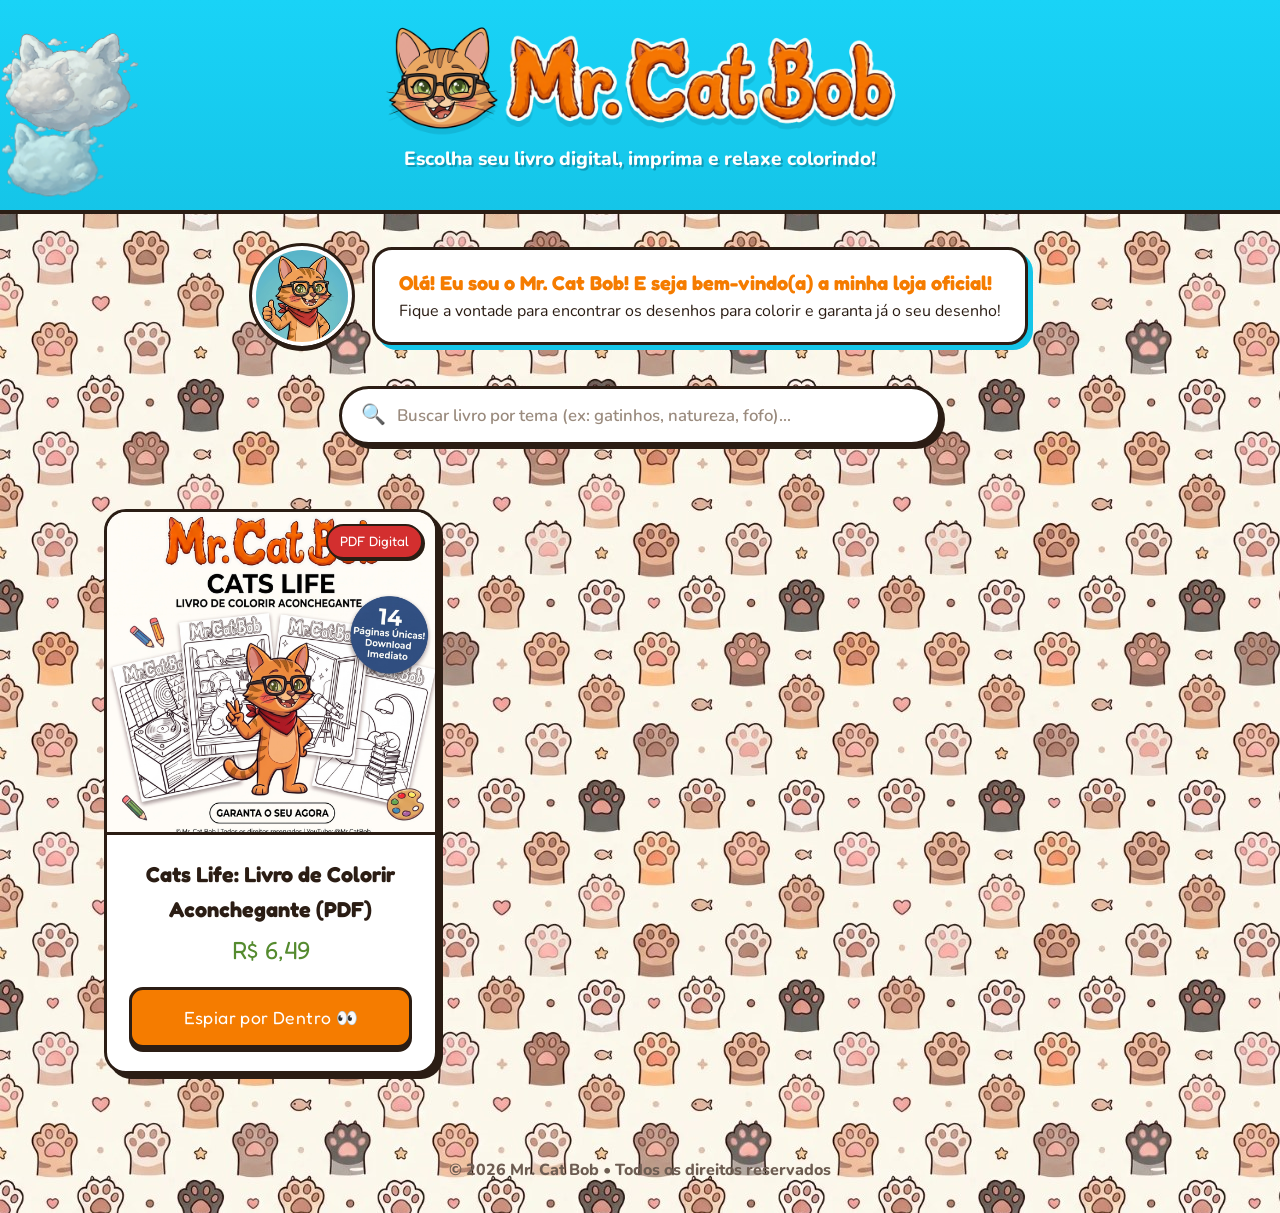
<file: index.html>
<!DOCTYPE html>
<html lang="pt-BR">
<head>
  <meta charset="UTF-8">
  <meta name="viewport" content="width=device-width, initial-scale=1.0">
  <title>Mr. Cat Bob - Livros para Colorir</title>
  <!-- Fontes arredondadas estilo cartoon -->
  <link rel="preconnect" href="https://fonts.googleapis.com">
  <link rel="preconnect" href="https://fonts.gstatic.com" crossorigin>
  <link href="https://fonts.googleapis.com/css2?family=Fredoka:wght@600;700&family=Nunito:wght@500;700;800&display=swap" rel="stylesheet">
  <link rel="stylesheet" href="style.css">
</head>
<body>
  <header class="header-marca">
    <!-- Camada de nuvens animadas ao fundo -->
    <div class="ceu-nuvens" aria-hidden="true">
      <img src="./imgs/Cat_Figure.png" alt="" class="nuvem nuvem-1">
      <img src="./imgs/Cat_Figure.png" alt="" class="nuvem nuvem-2">
      <img src="./imgs/Cat_Figure.png" alt="" class="nuvem nuvem-3">
      <img src="./imgs/Cat_Figure.png" alt="" class="nuvem nuvem-1">
      <img src="./imgs/Cat_Figure.png" alt="" class="nuvem nuvem-2">
      <img src="./imgs/Cat_Figure.png" alt="" class="nuvem nuvem-3">
    </div>
    <div class="header-conteudo">
      <img src="./imgs/banner_loja3.png" alt="Logo Mr. Cat Bob" class="banner-logo">
      <p class="subtitulo">Escolha seu livro digital, imprima e relaxe colorindo!</p>
    </div>
  </header>

  <main>
    <!-- Faixa de boas-vindas com o Mascote -->
    <section class="boas-vindas">
      <img src="./imgs/MrCatBob4.png" alt="Mascote Mr. Cat Bob" class="mascote-avatar">
      <div class="balao-fala">
        <strong>Olá! Eu sou o Mr. Cat Bob! E seja bem-vindo(a) a minha loja oficial!</strong>
        <span>Fique a vontade para encontrar os desenhos para colorir e garanta já o seu desenho!</span>
      </div>
    </section>

    <!-- NOVA BARRA DE PESQUISA -->
    <section class="busca-container">
      <div class="busca-box">
        <span class="busca-icone">🔍</span>
        <input 
          type="text" 
          id="campo-busca" 
          placeholder="Buscar livro por tema (ex: gatinhos, natureza, fofo)..." 
          autocomplete="off"
        >
        <button id="btn-limpar-busca" class="btn-limpar" title="Limpar busca">✕</button>
      </div>
      <p id="contador-resultados" class="contador-resultados"></p>
    </section>

    <!-- Os cards dos ebooks aparecem aqui -->
    <div id="vitrine-produtos" class="grid-produtos"></div>
  </main>

  <footer>
    <p>© 2026 Mr. Cat Bob • Todos os direitos reservados</p>
  </footer>

  <script src="dados.js?v=1"></script>
  <script src="script.js?v=1"></script>
</body>
</html>
</file>
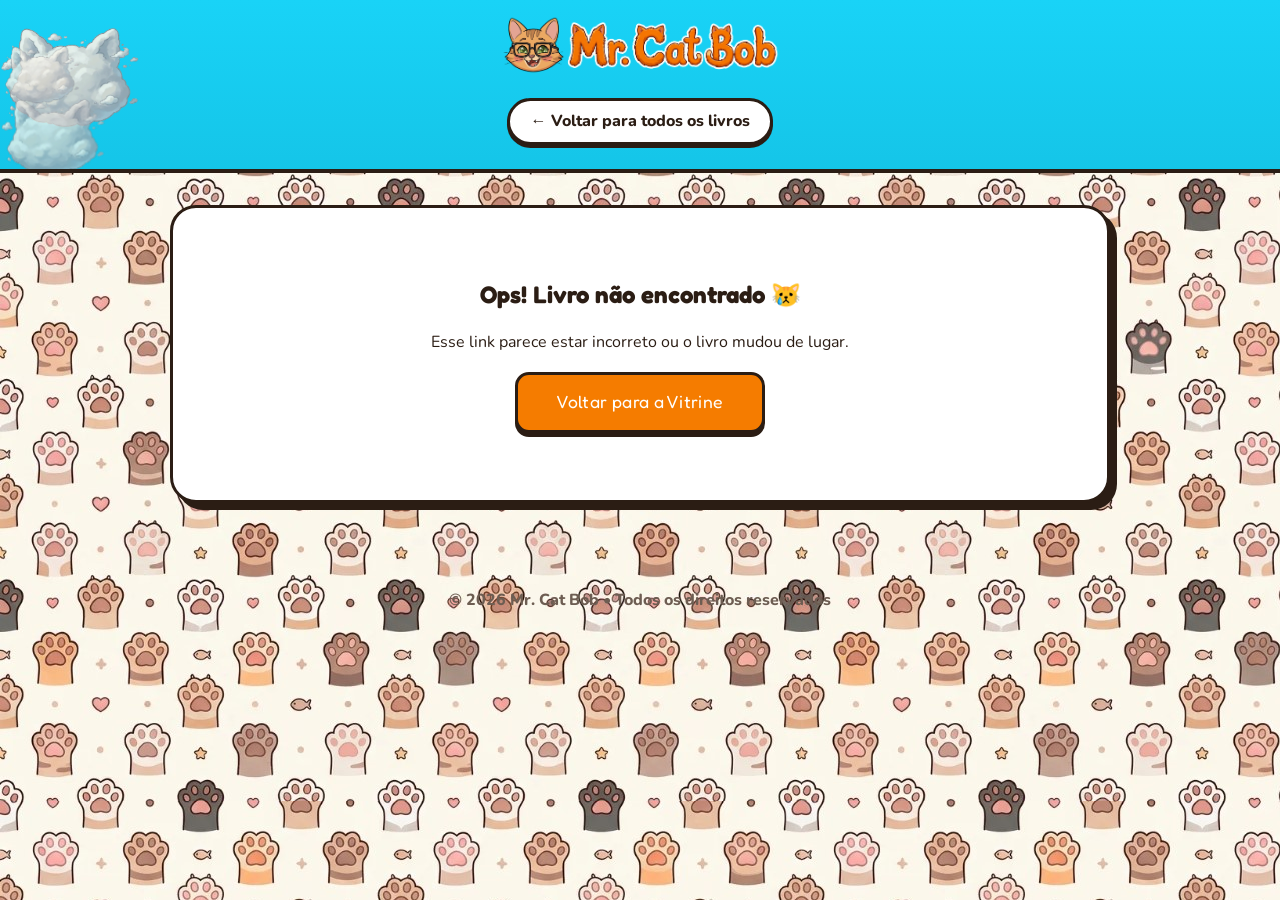
<file: produto.html>
<!DOCTYPE html>
<html lang="pt-BR">
<head>
  <meta charset="UTF-8">
  <meta name="viewport" content="width=device-width, initial-scale=1.0">
  <title>Detalhes do Livro - Mr. Cat Bob</title>
  <link rel="preconnect" href="https://fonts.googleapis.com">
  <link rel="preconnect" href="https://fonts.gstatic.com" crossorigin>
  <link href="https://fonts.googleapis.com/css2?family=Fredoka:wght@600;700&family=Nunito:wght@500;700;800&display=swap" rel="stylesheet">
  <link rel="stylesheet" href="style.css">
</head>
<body>
  <header class="header-marca header-compacto">
     <div class="ceu-nuvens" aria-hidden="true">
      <img src="./imgs/Cat_Figure.png" alt="" class="nuvem nuvem-1">
      <img src="./imgs/Cat_Figure.png" alt="" class="nuvem nuvem-2">
      <img src="./imgs/Cat_Figure.png" alt="" class="nuvem nuvem-3">
      <img src="./imgs/Cat_Figure.png" alt="" class="nuvem nuvem-1">
      <img src="./imgs/Cat_Figure.png" alt="" class="nuvem nuvem-2">
      <img src="./imgs/Cat_Figure.png" alt="" class="nuvem nuvem-3">
    </div>
    <div class="header-conteudo">
      <a href="index.html">
        <img src="./imgs/banner_loja3.png" alt="Logo Mr. Cat Bob" class="banner-logo-pequeno">
      </a>
      <br>
      <a href="index.html" class="btn-voltar">← Voltar para todos os livros</a>
    </div>
  </header>

  <main id="detalhes-produto" class="container-detalhes">
    <!-- Conteúdo carregado pelo script.js -->
  </main>

  <footer>
    <p>© 2026 Mr. Cat Bob • Todos os direitos reservados</p>
  </footer>

  <script src="dados.js?v=1"></script>
  <script src="script.js?v=1"></script>
</body>
</html>
</file>
<file: style.css>
:root {
  --azul-banner: #15C5E8;
  --azul-escuro: #0E9BB8;
  --laranja-bob: #F57C00;
  --laranja-hover: #E65100;
  --vermelho-bandana: #D32F2F;
  --verde-olhos: #558B2F;
  --fundo-papel: #FFFDF7;
  --contorno: #2B1D14;
}

* {
  box-sizing: border-box;
  margin: 0;
  padding: 0;
  font-family: 'Nunito', sans-serif;
}

/* Animação do fundo infinito na diagonal */
@keyframes deslizarFundo {
  0% {
    background-position: 0px 0px;
  }
  100% {
    /* IMPORTANTE: Este valor em px deve ser igual ao tamanho do background-size abaixo */
    background-position: 240px 240px;
  }
}

body {
  background-color: var(--fundo-papel);
  background-image: url("./imgs/Patas_fundo.jfif");
  background-repeat: repeat;
  background-size: 240px*2 240px*2; /* Tamanho de cada bloco da imagem */
  animation: deslizarFundo 18s linear infinite;
  color: var(--contorno);
  line-height: 1.6;
  overflow-x: hidden;
}

h1, h2, h3, .preco, .btn-ver, .btn-comprar, .selo-destaque {
  font-family: 'Fredoka', sans-serif;
}

/* ================= KEYFRAMES (ANIMAÇÕES) ================= */

@keyframes flutuar {
  0%, 100% { transform: translateY(0px); }
  50% { transform: translateY(-7px); }
}

@keyframes entrarSalto {
  0% {
    opacity: 0;
    transform: translateY(30px) scale(0.95);
  }
  70% {
    opacity: 1;
    transform: translateY(-4px) scale(1.01);
  }
  100% {
    opacity: 1;
    transform: translateY(0) scale(1);
  }
}

@keyframes brilhoBotao {
  0% { left: -100%; }
  20% { left: 120%; }
  100% { left: 120%; }
}

@keyframes pulsoSuave {
  0%, 100% { transform: scale(1); }
  50% { transform: scale(1.03); }
}

/* ================= CABEÇALHO ================= */

/* ================= CABEÇALHO COM NUVENS-GATO ================= */

@keyframes navegarNuvem {
  0% {
    transform: translateX(-220px);
  }
  100% {
    transform: translateX(calc(100vw + 220px));
  }
}

.header-marca {
  background: linear-gradient(180deg, #19D3F7 0%, var(--azul-banner) 100%);
  padding: 1.5rem 1rem 2.2rem;
  text-align: center;
  border-bottom: 4px solid var(--contorno);
  margin-bottom: 2rem;
  position: relative;
  overflow: hidden; /* <-- Adicionado para cortar as nuvens nas bordas */
}

.header-compacto {
  padding: 1rem 1rem 1.5rem;
}

.header-conteudo {
  position: relative;
  z-index: 2; /* <-- Mantém o logo na frente das nuvens */
}

.ceu-nuvens {
  position: absolute;
  top: 0;
  left: 0;
  width: 100%;
  height: 100%;
  z-index: 1;
  pointer-events: none;
}

.nuvem {
  position: absolute;
  left: 0;
  height: auto;
  opacity: 0.75;
  will-change: transform;
  animation: navegarNuvem linear infinite;
}

.nuvem-1 {
  top: 12%;
  width: 140px;
  animation-duration: 28s;
  animation-delay: -5s;
}

.nuvem-2 {
  top: 55%;
  width: 105px;
  opacity: 0.55;
  animation-duration: 42s;
  animation-delay: -22s;
}

.nuvem-3 {
  top: 25%;
  width: 80px;
  opacity: 0.65;
  animation-duration: 22s;
  animation-delay: -14s;
}

.banner-logo {
  max-width: 520px;
  width: 90%;
  height: auto;
  display: block;
  margin: 0 auto 0.5rem;
  animation: flutuar 4s ease-in-out infinite;
  filter: drop-shadow(0 6px 0 rgba(14, 155, 184, 0.4));
}

.banner-logo-pequeno {
  max-width: 280px;
  width: 70%;
  height: auto;
  transition: transform 0.2s cubic-bezier(0.34, 1.56, 0.64, 1);
}

.banner-logo-pequeno:hover {
  transform: scale(1.05) rotate(-1deg);
}

.subtitulo {
  color: #ffffff;
  font-size: 1.2rem;
  font-weight: 800;
  text-shadow: 2px 2px 0px var(--azul-escuro);
  animation: entrarSalto 0.6s ease-out forwards;
}

.btn-voltar {
  display: inline-block;
  margin-top: 0.8rem;
  padding: 0.5rem 1.3rem;
  background-color: #ffffff;
  color: var(--contorno);
  text-decoration: none;
  font-weight: 800;
  border-radius: 50px;
  border: 3px solid var(--contorno);
  box-shadow: 0 3px 0 var(--contorno);
  transition: all 0.2s cubic-bezier(0.34, 1.56, 0.64, 1);
}

.btn-voltar:hover {
  transform: translateY(-3px);
  box-shadow: 0 6px 0 var(--contorno);
  background-color: #FFF8E7;
}

.btn-voltar:active {
  transform: translateY(1px);
  box-shadow: 0 1px 0 var(--contorno);
}

/* ================= MASCOTE BOAS-VINDAS ================= */

.boas-vindas {
  max-width: 850px;
  margin: 0 auto 2.5rem;
  padding: 0 1.5rem;
  display: flex;
  align-items: center;
  justify-content: center;
  gap: 1.2rem;
  animation: entrarSalto 0.7s ease-out forwards;
}

.mascote-avatar {
  width: 100px;
  height: 100px;
  object-fit: cover;
  border-radius: 50%;
  border: 4px solid #ffffff;
  outline: 3px solid var(--contorno);
  box-shadow: 0 5px 0 var(--contorno);
  background-color: #48A9C5;
  flex-shrink: 0;
  transition: transform 0.3s cubic-bezier(0.34, 1.56, 0.64, 1);
  cursor: pointer;
}

.mascote-avatar:hover {
  transform: scale(1.1) rotate(6deg);
}

.balao-fala {
  background: #ffffff;
  border: 3px solid var(--contorno);
  border-radius: 20px;
  padding: 1.1rem 1.5rem;
  box-shadow: 5px 5px 0px var(--azul-banner);
  display: flex;
  flex-direction: column;
  position: relative;
}

.balao-fala strong {
  font-family: 'Fredoka', sans-serif;
  font-size: 1.25rem;
  color: var(--laranja-bob);
}

/* ================= VITRINE E CARDS ================= */

.grid-produtos {
  display: grid;
  grid-template-columns: repeat(auto-fill, minmax(270px, 1fr));
  gap: 2.2rem;
  max-width: 1120px;
  margin: 0 auto;
  padding: 0 1.5rem 3.5rem;
}

.card {
  background: #ffffff;
  border-radius: 22px;
  border: 3px solid var(--contorno);
  box-shadow: 5px 5px 0px var(--contorno);
  overflow: hidden;
  display: flex;
  flex-direction: column;
  justify-content: space-between;
  position: relative;
  /* Começa invisível para a animação em cascata do JS */
  opacity: 0;
  animation: entrarSalto 0.6s cubic-bezier(0.34, 1.56, 0.64, 1) forwards;
  transition: transform 0.25s cubic-bezier(0.34, 1.56, 0.64, 1), box-shadow 0.25s ease;
}

.card:hover {
  transform: translateY(-8px) rotate(-0.5deg);
  box-shadow: 8px 11px 0px var(--azul-banner);
}

.card-img-wrapper {
  overflow: hidden;
  border-bottom: 3px solid var(--contorno);
  position: relative;
  background-color: #F4EFE6;
}

.card img {
  width: 100%;
  height: 320px;
  object-fit: cover;
  display: block;
  transition: transform 0.4s cubic-bezier(0.25, 0.46, 0.45, 0.94);
}

.card:hover img {
  transform: scale(1.07);
}

.selo-card {
  position: absolute;
  top: 12px;
  right: 12px;
  background-color: var(--vermelho-bandana);
  color: #ffffff;
  font-family: 'Fredoka', sans-serif;
  font-size: 0.85rem;
  padding: 0.3rem 0.75rem;
  border-radius: 50px;
  border: 2px solid var(--contorno);
  box-shadow: 2px 2px 0 var(--contorno);
  z-index: 2;
}

.card-info {
  padding: 1.4rem;
  text-align: center;
}

.card-info h2 {
  font-size: 1.35rem;
  margin-bottom: 0.3rem;
  color: var(--contorno);
}

.preco {
  font-size: 1.55rem;
  color: var(--verde-olhos);
  margin-bottom: 1rem;
}

.btn-ver {
  display: inline-block;
  width: 100%;
  padding: 0.85rem;
  background-color: var(--laranja-bob);
  color: #ffffff;
  text-decoration: none;
  border-radius: 14px;
  border: 3px solid var(--contorno);
  box-shadow: 0 4px 0 var(--contorno);
  font-size: 1.1rem;
  letter-spacing: 0.4px;
  transition: all 0.2s cubic-bezier(0.34, 1.56, 0.64, 1);
}

.btn-ver:hover {
  background-color: var(--laranja-hover);
  transform: translateY(-3px);
  box-shadow: 0 6px 0 var(--contorno);
}

.btn-ver:active {
  transform: translateY(2px);
  box-shadow: 0 1px 0 var(--contorno);
}

/* ================= PÁGINA DE DETALHES (CONVERSÃO) ================= */

.container-detalhes {
  max-width: 940px;
  margin: 0 auto 3.5rem;
  background: #ffffff;
  border-radius: 26px;
  border: 3px solid var(--contorno);
  box-shadow: 7px 7px 0px var(--contorno);
  padding: 2.2rem;
  animation: entrarSalto 0.6s ease-out forwards;
}

.produto-topo {
  display: flex;
  flex-wrap: wrap;
  gap: 2.2rem;
  margin-bottom: 2rem;
  align-items: center;
}

.produto-capa {
  flex: 1 1 280px;
  max-width: 340px;
  border-radius: 18px;
  border: 3px solid var(--contorno);
  box-shadow: 6px 6px 0px var(--laranja-bob);
  object-fit: cover;
  transition: transform 0.3s cubic-bezier(0.34, 1.56, 0.64, 1);
}

.produto-capa:hover {
  transform: scale(1.03) rotate(1.5deg);
}

.produto-texto {
  flex: 1 1 400px;
}

.selo-destaque {
  display: inline-block;
  background-color: #FFF3E0;
  color: var(--laranja-bob);
  border: 2px solid var(--laranja-bob);
  padding: 0.25rem 0.85rem;
  border-radius: 50px;
  font-size: 0.9rem;
  margin-bottom: 0.6rem;
}

.produto-texto h1 {
  font-size: 2.2rem;
  color: var(--contorno);
  line-height: 1.15;
}

.produto-texto .preco {
  font-size: 2.2rem;
  margin: 0.8rem 0;
}

.beneficios-lista {
  list-style: none;
  margin: 1rem 0;
  display: flex;
  flex-direction: column;
  gap: 0.4rem;
  font-weight: 700;
  font-size: 0.95rem;
}

/* Botão Principal de Compra com Efeito Shimmer (Brilho) */
.btn-comprar {
  display: inline-block;
  width: 100%;
  max-width: 380px;
  text-align: center;
  padding: 1.1rem 2rem;
  background-color: var(--vermelho-bandana);
  color: #ffffff;
  text-decoration: none;
  font-size: 1.3rem;
  border-radius: 16px;
  border: 3px solid var(--contorno);
  box-shadow: 0 5px 0 var(--contorno);
  margin-top: 1.2rem;
  position: relative;
  overflow: hidden;
  animation: pulsoSuave 2.8s infinite ease-in-out;
  transition: transform 0.2s cubic-bezier(0.34, 1.56, 0.64, 1), background 0.2s;
}

.btn-comprar::after {
  content: "";
  position: absolute;
  top: 0;
  left: -100%;
  width: 50%;
  height: 100%;
  background: linear-gradient(
    to right,
    rgba(255, 255, 255, 0) 0%,
    rgba(255, 255, 255, 0.35) 50%,
    rgba(255, 255, 255, 0) 100%
  );
  transform: skewX(-25deg);
  animation: brilhoBotao 3.5s infinite;
}

.btn-comprar:hover {
  background-color: #B71C1C;
  transform: translateY(-4px) scale(1.02);
  box-shadow: 0 8px 0 var(--contorno);
  animation: none;
}

.btn-comprar:active {
  transform: translateY(2px);
  box-shadow: 0 2px 0 var(--contorno);
}

.garantia-texto {
  font-size: 0.85rem;
  color: #6D5D52;
  font-weight: 700;
  margin-top: 0.6rem;
}

.divisor {
  border: 0;
  height: 3px;
  background-color: #EFEBE0;
  margin: 1.8rem 0;
}

/* Vídeo Responsivo */
.video-titulo {
  font-size: 1.4rem;
  margin-bottom: 0.8rem;
  display: flex;
  align-items: center;
  gap: 0.5rem;
}

.video-container {
  position: relative;
  padding-bottom: 56.25%;
  height: 0;
  overflow: hidden;
  border-radius: 18px;
  border: 3px solid var(--contorno);
  box-shadow: 5px 5px 0px var(--azul-banner);
}

.video-container iframe {
  position: absolute;
  top: 0;
  left: 0;
  width: 100%;
  height: 100%;
  border: 0;
}

footer {
  text-align: center;
  padding: 1.8rem;
  font-weight: 800;
  color: #6D5D52;
}

@media (max-width: 600px) {
  .boas-vindas {
    flex-direction: column;
    text-align: center;
  }
  .container-detalhes {
    margin: 0 1rem 2.5rem;
    padding: 1.4rem;
  }
  .btn-comprar {
    max-width: 100%;
  }
}
/* ================= BARRA DE PESQUISA ANIMADA ================= */

.busca-container {
  max-width: 650px;
  margin: 0 auto 2.2rem;
  padding: 0 1.5rem;
  animation: entrarSalto 0.75s ease-out forwards;
}

.busca-box {
  display: flex;
  align-items: center;
  background-color: #ffffff;
  border: 3px solid var(--contorno);
  border-radius: 50px;
  padding: 0.65rem 1.2rem;
  box-shadow: 4px 4px 0px var(--contorno);
  transition: transform 0.25s cubic-bezier(0.34, 1.56, 0.64, 1), box-shadow 0.25s ease;
}

/* Efeito ao clicar para digitar */
.busca-box:focus-within {
  transform: translateY(-3px) scale(1.02);
  box-shadow: 6px 7px 0px var(--azul-banner);
  border-color: var(--contorno);
}

.busca-icone {
  font-size: 1.25rem;
  margin-right: 0.7rem;
  transition: transform 0.3s cubic-bezier(0.34, 1.56, 0.64, 1);
}

.busca-box:focus-within .busca-icone {
  transform: rotate(-15deg) scale(1.2);
}

#campo-busca {
  flex: 1;
  border: none;
  outline: none;
  font-size: 1.05rem;
  font-weight: 700;
  color: var(--contorno);
  background: transparent;
}

#campo-busca::placeholder {
  color: #9A8B7E;
  font-weight: 600;
}

/* Botão X para limpar a pesquisa */
.btn-limpar {
  background-color: var(--vermelho-bandana);
  color: #ffffff;
  border: 2px solid var(--contorno);
  width: 28px;
  height: 28px;
  border-radius: 50%;
  font-weight: 800;
  font-size: 0.85rem;
  cursor: pointer;
  display: none; /* Aparece só quando tem texto */
  align-items: center;
  justify-content: center;
  transition: transform 0.2s cubic-bezier(0.34, 1.56, 0.64, 1);
}

.btn-limpar.visivel {
  display: flex;
  animation: entrarSalto 0.25s ease-out forwards;
}

.btn-limpar:hover {
  transform: scale(1.15) rotate(90deg);
}

.contador-resultados {
  text-align: center;
  font-size: 0.9rem;
  font-weight: 800;
  color: #6D5D52;
  margin-top: 0.6rem;
  min-height: 1.2rem;
}

/* Tela amigável quando a busca não encontra nada */
.sem-resultados {
  grid-column: 1 / -1;
  text-align: center;
  background: #ffffff;
  border: 3px solid var(--contorno);
  border-radius: 22px;
  box-shadow: 5px 5px 0px var(--laranja-bob);
  padding: 2.2rem 1.5rem;
  max-width: 500px;
  margin: 0 auto;
  animation: entrarSalto 0.4s ease-out forwards;
}

.sem-resultados img {
  width: 90px;
  height: 90px;
  border-radius: 50%;
  border: 3px solid var(--contorno);
  margin-bottom: 0.8rem;
  background-color: #48A9C5;
}

.sem-resultados h3 {
  font-size: 1.4rem;
  margin-bottom: 0.4rem;
}
</file>
